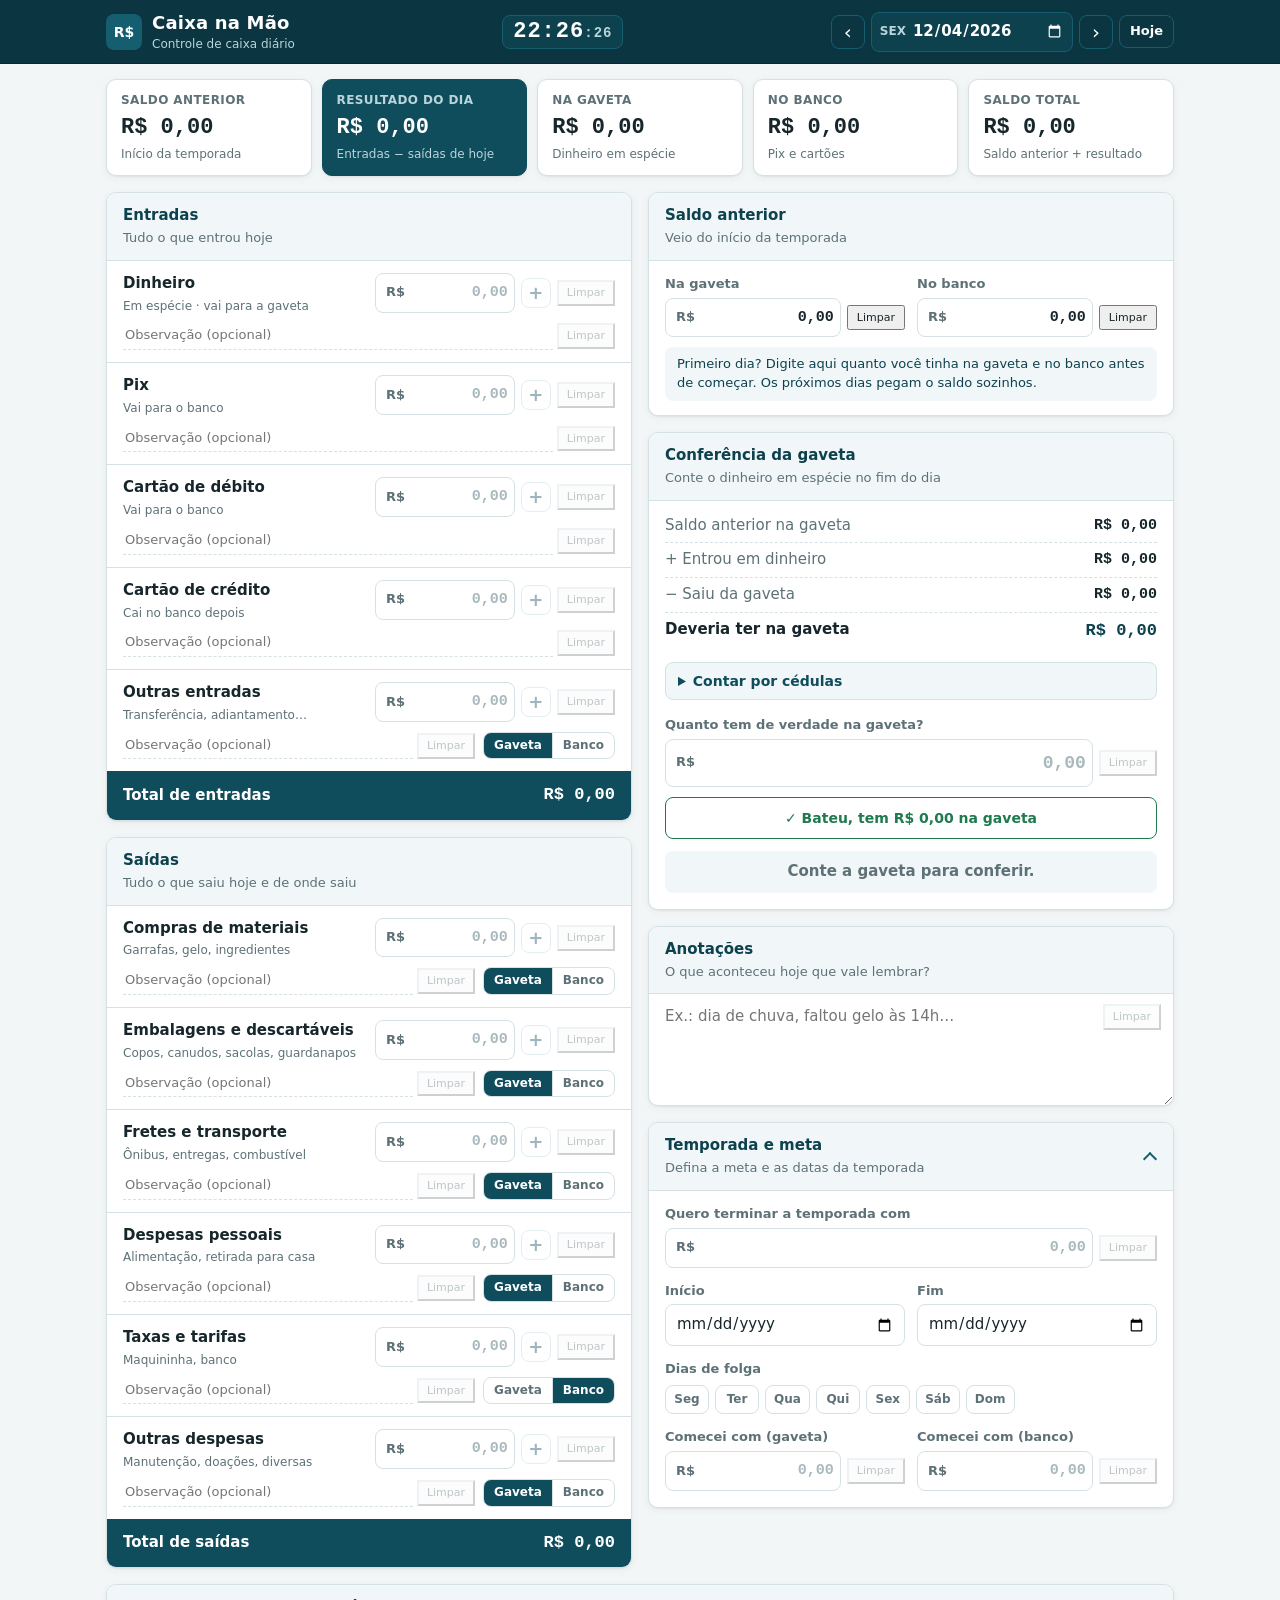
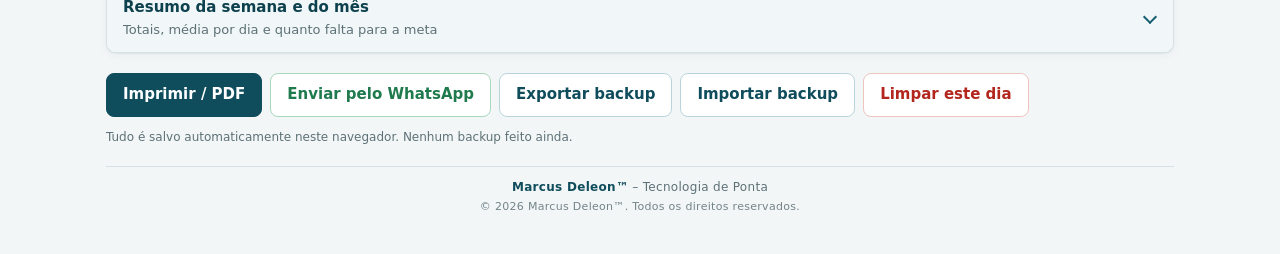
<file: index.html>
<!DOCTYPE html>
<!-- Caixa na Mão © 2026 Marcus Deleon™ – Tecnologia de Ponta. Todos os direitos reservados.
     Proibida a cópia, modificação ou distribuição sem autorização. Veja LICENSE. -->
<html lang="pt-BR">
<head>
  <meta charset="UTF-8" />
  <meta name="viewport" content="width=device-width, initial-scale=1" />
  <meta name="theme-color" content="#0b3540" />
  <meta name="author" content="Marcus Deleon™" />
  <meta name="copyright" content="© 2026 Marcus Deleon™. Todos os direitos reservados." />
  <meta name="description" content="Controle de caixa diário: entradas, saídas, conferência da gaveta e meta da temporada." />
  <title>Caixa na Mão</title>
  <link rel="manifest" href="manifest.webmanifest" />
  <link rel="icon" type="image/png" sizes="32x32" href="icones/favicon-32.png" />
  <link rel="apple-touch-icon" href="icones/apple-touch-icon.png" />
  <meta name="apple-mobile-web-app-capable" content="yes" />
  <meta name="mobile-web-app-capable" content="yes" />
  <meta name="apple-mobile-web-app-title" content="Caixa na Mão" />
  <meta name="apple-mobile-web-app-status-bar-style" content="default" />
  <link rel="stylesheet" href="css/estilo.css" />
</head>
<body>
  <header class="topo">
    <div class="topo-conteudo">
      <div class="marca">
        <span class="marca-simbolo" aria-hidden="true">R$</span>
        <div>
          <h1>Caixa na Mão</h1>
          <p>Controle de caixa diário</p>
        </div>
      </div>

      <time class="relogio" id="relogio" aria-label="Hora atual">--:--<span class="relogio-segundos">:--</span></time>

      <nav class="navegacao-data" aria-label="Escolher o dia">
        <button type="button" class="botao-icone" id="diaAnterior" aria-label="Dia anterior">‹</button>
        <label class="seletor-data">
          <span class="dia-semana" id="diaSemana"></span>
          <input type="date" id="data" aria-label="Data" />
        </label>
        <button type="button" class="botao-icone" id="diaSeguinte" aria-label="Dia seguinte">›</button>
        <button type="button" class="botao-texto" id="irParaHoje">Hoje</button>
      </nav>
    </div>
  </header>

  <main class="pagina">
    <p class="aviso-demo" id="avisoDemo" hidden>
      <span id="avisoDemoTexto">Demonstração com dados fictícios. Pode mexer à vontade: ao recarregar a página, tudo volta ao início.</span>
      <a href="./">Usar o app de verdade</a>
    </p>
    <p class="aviso-armazenamento" id="avisoArmazenamento" role="alert" hidden>
      Não foi possível salvar neste navegador (aba anônima ou sem espaço). Exporte um backup antes de fechar.
    </p>

    <div class="aviso-backup" id="avisoBackup" role="status" hidden>
      <span id="avisoBackupTexto"></span>
      <button type="button" class="botao-texto" id="backupAgora">Fazer backup agora</button>
    </div>

    <!-- Resumo do dia -->
    <section class="resumo" aria-label="Resumo do dia">
      <div class="indicador">
        <span class="indicador-rotulo">Saldo anterior</span>
        <strong class="indicador-valor" id="resAnterior">R$ 0,00</strong>
        <span class="indicador-nota" id="resAnteriorNota">Gaveta + banco</span>
      </div>
      <div class="indicador destaque">
        <span class="indicador-rotulo">Resultado do dia</span>
        <strong class="indicador-valor" id="resResultado">R$ 0,00</strong>
        <span class="indicador-nota">Entradas − saídas de hoje</span>
      </div>
      <div class="indicador">
        <span class="indicador-rotulo">Na gaveta</span>
        <strong class="indicador-valor" id="resGaveta">R$ 0,00</strong>
        <span class="indicador-nota">Dinheiro em espécie</span>
      </div>
      <div class="indicador">
        <span class="indicador-rotulo">No banco</span>
        <strong class="indicador-valor" id="resBanco">R$ 0,00</strong>
        <span class="indicador-nota">Pix e cartões</span>
      </div>
      <div class="indicador total">
        <span class="indicador-rotulo">Saldo total</span>
        <strong class="indicador-valor" id="resTotal">R$ 0,00</strong>
        <span class="indicador-nota">Saldo anterior + resultado</span>
      </div>
      <div class="meta-dia" id="metaDia" hidden>
        <div class="meta-cabecalho">
          <span>Meta do dia: <strong id="metaValor"></strong></span>
          <span id="metaPercentual"></span>
        </div>
        <div class="meta-barra" role="progressbar" aria-label="Progresso da meta do dia" aria-valuemin="0" aria-valuemax="100">
          <div class="meta-preenchida" id="metaBarra"></div>
        </div>
      </div>
    </section>

    <div class="colunas">
      <div class="coluna">
        <!-- Entradas -->
        <section class="cartao" aria-labelledby="tituloEntradas">
          <header class="cartao-cabecalho">
            <h2 id="tituloEntradas">Entradas</h2>
            <p>Tudo o que entrou hoje</p>
          </header>
          <div class="linhas" id="linhasEntradas"></div>
          <footer class="cartao-total">
            <span>Total de entradas</span>
            <strong id="totalEntradas">R$ 0,00</strong>
          </footer>
        </section>

        <!-- Saídas -->
        <section class="cartao" aria-labelledby="tituloSaidas">
          <header class="cartao-cabecalho">
            <h2 id="tituloSaidas">Saídas</h2>
            <p>Tudo o que saiu hoje e de onde saiu</p>
          </header>
          <div class="linhas" id="linhasSaidas"></div>
          <footer class="cartao-total">
            <span>Total de saídas</span>
            <strong id="totalSaidas">R$ 0,00</strong>
          </footer>
        </section>
      </div>

      <div class="coluna">
        <!-- Saldo anterior -->
        <section class="cartao" aria-labelledby="tituloAnterior">
          <header class="cartao-cabecalho">
            <h2 id="tituloAnterior">Saldo anterior</h2>
            <p id="origemAnterior">Dinheiro que ficou do dia anterior</p>
          </header>
          <div class="campo-duplo saldo-anterior">
            <div class="campo">
              <label for="anteriorGaveta">Na gaveta</label>
              <div class="valor-com-limpar">
                <div class="campo-valor">
                  <span>R$</span>
                  <input id="anteriorGaveta" data-campo="anterior.gaveta" inputmode="numeric" autocomplete="off" placeholder="0,00" />
                </div>
                <button type="button" class="limpar-campo" aria-label="Limpar saldo anterior na gaveta">Limpar</button>
              </div>
              <p class="erro-campo" hidden></p>
            </div>
            <div class="campo">
              <label for="anteriorBanco">No banco</label>
              <div class="valor-com-limpar">
                <div class="campo-valor">
                  <span>R$</span>
                  <input id="anteriorBanco" data-campo="anterior.banco" inputmode="numeric" autocomplete="off" placeholder="0,00" />
                </div>
                <button type="button" class="limpar-campo" aria-label="Limpar saldo anterior no banco">Limpar</button>
              </div>
              <p class="erro-campo" hidden></p>
            </div>
          </div>
          <p class="dica-anterior" id="dicaPrimeiroDia" hidden>
            Primeiro dia? Digite aqui quanto você tinha na gaveta e no banco antes de começar.
            Os próximos dias pegam o saldo sozinhos.
          </p>
          <div class="anterior-manual" id="avisoAnteriorManual" hidden>
            <span>Saldo anterior ajustado à mão.</span>
            <button type="button" class="botao-texto" id="usarAnteriorAutomatico">Voltar ao automático</button>
          </div>
        </section>

        <!-- Conferência da gaveta -->
        <section class="cartao" aria-labelledby="tituloConferencia">
          <header class="cartao-cabecalho">
            <h2 id="tituloConferencia">Conferência da gaveta</h2>
            <p>Conte o dinheiro em espécie no fim do dia</p>
          </header>

          <dl class="extrato">
            <div>
              <dt>Saldo anterior na gaveta</dt>
              <dd id="confAnterior">R$ 0,00</dd>
            </div>
            <div>
              <dt>+ Entrou em dinheiro</dt>
              <dd id="confEntrou">R$ 0,00</dd>
            </div>
            <div>
              <dt>− Saiu da gaveta</dt>
              <dd id="confSaiu">R$ 0,00</dd>
            </div>
            <div class="extrato-total">
              <dt>Deveria ter na gaveta</dt>
              <dd id="confEsperado">R$ 0,00</dd>
            </div>
          </dl>

          <details class="cedulas" id="painelCedulas">
            <summary>Contar por cédulas</summary>
            <div class="cedulas-grade" id="gradeCedulas"></div>
            <div class="cedulas-total">
              <span>Total das cédulas</span>
              <strong id="totalCedulas">R$ 0,00</strong>
            </div>
          </details>

          <div class="campo">
            <label for="contado">Quanto tem de verdade na gaveta?</label>
            <div class="valor-com-limpar">
              <div class="campo-valor grande">
                <span>R$</span>
                <input id="contado" data-campo="contado" inputmode="numeric" autocomplete="off" placeholder="0,00" />
              </div>
              <button type="button" class="limpar-campo" aria-label="Limpar valor">Limpar</button>
            </div>
            <p class="erro-campo" hidden></p>
          </div>

          <button type="button" class="botao-bateu" id="caixaBateu">✓ Bateu, conferi a gaveta</button>

          <div class="conferencia" id="conferencia" data-estado="nao-conferido">Conte a gaveta para conferir.</div>
        </section>

        <!-- Anotações -->
        <section class="cartao" id="cartaoAnotacoes" aria-labelledby="tituloAnotacoes">
          <header class="cartao-cabecalho">
            <h2 id="tituloAnotacoes">Anotações</h2>
            <p>O que aconteceu hoje que vale lembrar?</p>
          </header>
          <div class="anotacoes">
            <textarea id="anotacoes" rows="4" maxlength="2000" placeholder="Ex.: dia de chuva, faltou gelo às 14h…"></textarea>
            <button type="button" class="limpar-texto" data-limpa="anotacoes" aria-label="Limpar anotações">Limpar</button>
          </div>
        </section>

        <!-- Temporada -->
        <section class="cartao" id="cartaoTemporada" aria-labelledby="tituloTemporada">
          <details id="painelTemporada">
            <summary class="cartao-cabecalho">
              <h2 id="tituloTemporada">Temporada e meta</h2>
              <p id="resumoTemporada">Defina a meta e as datas da temporada</p>
            </summary>
            <div class="temporada">
              <div class="campo">
                <label for="metaTemporada">Quero terminar a temporada com</label>
                <div class="valor-com-limpar">
                  <div class="campo-valor">
                    <span>R$</span>
                    <input id="metaTemporada" data-campo="temporada.meta" inputmode="numeric" autocomplete="off" placeholder="0,00" />
                  </div>
                  <button type="button" class="limpar-campo" aria-label="Limpar valor">Limpar</button>
                </div>
                <p class="erro-campo" hidden></p>
              </div>
              <div class="campo-duplo">
                <div class="campo">
                  <label for="inicioTemporada">Início</label>
                  <input type="date" id="inicioTemporada" class="entrada-data" />
                </div>
                <div class="campo">
                  <label for="fimTemporada">Fim</label>
                  <input type="date" id="fimTemporada" class="entrada-data" />
                </div>
              </div>
              <fieldset class="folgas">
                <legend>Dias de folga</legend>
                <div id="listaFolgas"></div>
              </fieldset>
              <div class="campo-duplo">
                <div class="campo">
                  <label for="inicialGaveta">Comecei com (gaveta)</label>
                  <div class="valor-com-limpar">
                    <div class="campo-valor">
                      <span>R$</span>
                      <input id="inicialGaveta" data-campo="temporada.saldoInicial.gaveta" inputmode="numeric" autocomplete="off" placeholder="0,00" />
                    </div>
                    <button type="button" class="limpar-campo" aria-label="Limpar valor">Limpar</button>
                  </div>
                  <p class="erro-campo" hidden></p>
                </div>
                <div class="campo">
                  <label for="inicialBanco">Comecei com (banco)</label>
                  <div class="valor-com-limpar">
                    <div class="campo-valor">
                      <span>R$</span>
                      <input id="inicialBanco" data-campo="temporada.saldoInicial.banco" inputmode="numeric" autocomplete="off" placeholder="0,00" />
                    </div>
                    <button type="button" class="limpar-campo" aria-label="Limpar valor">Limpar</button>
                  </div>
                  <p class="erro-campo" hidden></p>
                </div>
              </div>
              <p class="calculo-meta" id="calculoMeta"></p>
            </div>
          </details>
        </section>
      </div>
    </div>

    <!-- Resumo da semana e do mês -->
    <section class="cartao" id="cartaoPeriodo" aria-labelledby="tituloPeriodo">
      <details id="painelPeriodo">
        <summary class="cartao-cabecalho">
          <h2 id="tituloPeriodo">Resumo da semana e do mês</h2>
          <p>Totais, média por dia e quanto falta para a meta</p>
        </summary>
        <div class="periodo">
          <div class="periodo-topo">
            <div class="alternador" role="radiogroup" aria-label="Período">
              <label><input type="radio" name="periodo" value="semana" checked /><span>Semana</span></label>
              <label><input type="radio" name="periodo" value="mes" /><span>Mês</span></label>
            </div>
            <strong class="periodo-nome" id="periodoNome"></strong>
          </div>

          <div class="periodo-numeros">
            <div><span>Entradas</span><strong id="perEntradas">R$ 0,00</strong></div>
            <div><span>Saídas</span><strong id="perSaidas">R$ 0,00</strong></div>
            <div class="destaque-periodo"><span>Resultado</span><strong id="perResultado">R$ 0,00</strong></div>
            <div><span>Dias registrados</span><strong id="perDias">0</strong></div>
            <div><span>Média por dia</span><strong id="perMedia">—</strong></div>
            <div><span>Melhor dia</span><strong id="perMelhor">—</strong></div>
          </div>

          <p class="periodo-vazio" id="periodoVazio" hidden>Nenhum dia registrado neste período.</p>
          <table class="periodo-dias" id="periodoTabela">
            <thead>
              <tr>
                <th scope="col">Dia</th>
                <th scope="col" class="col-extra">Entradas</th>
                <th scope="col" class="col-extra">Saídas</th>
                <th scope="col">Resultado</th>
                <th scope="col">Gaveta</th>
              </tr>
            </thead>
            <tbody id="periodoLinhas"></tbody>
          </table>
          <p class="periodo-dica">Toque num dia para abrir.</p>

          <p class="periodo-meta" id="periodoMeta" hidden></p>
        </div>
      </details>
    </section>

    <!-- Ações -->
    <section class="acoes" aria-label="Ações">
      <button type="button" class="botao primario" id="imprimir">Imprimir / PDF</button>
      <button type="button" class="botao whatsapp" id="enviarWhatsapp">Enviar pelo WhatsApp</button>
      <button type="button" class="botao" id="exportar">Exportar backup</button>
      <button type="button" class="botao" id="importar">Importar backup</button>
      <input type="file" id="arquivoBackup" accept=".json,application/json" hidden />
      <button type="button" class="botao perigo" id="limparDia">Limpar este dia</button>
    </section>
    <p class="rodape">
      <span id="estadoSalvo">Tudo é salvo automaticamente neste navegador.</span>
      <span id="ultimoBackup"></span>
    </p>
    <footer class="assinatura">
      <strong>Marcus Deleon™</strong> – Tecnologia de Ponta
      <small>© 2026 Marcus Deleon™. Todos os direitos reservados.</small>
    </footer>
  </main>

  <script src="js/dinheiro.js"></script>
  <script src="js/calculos.js"></script>
  <script src="js/armazenamento.js"></script>
  <script src="js/app.js"></script>
</body>
</html>
</file>
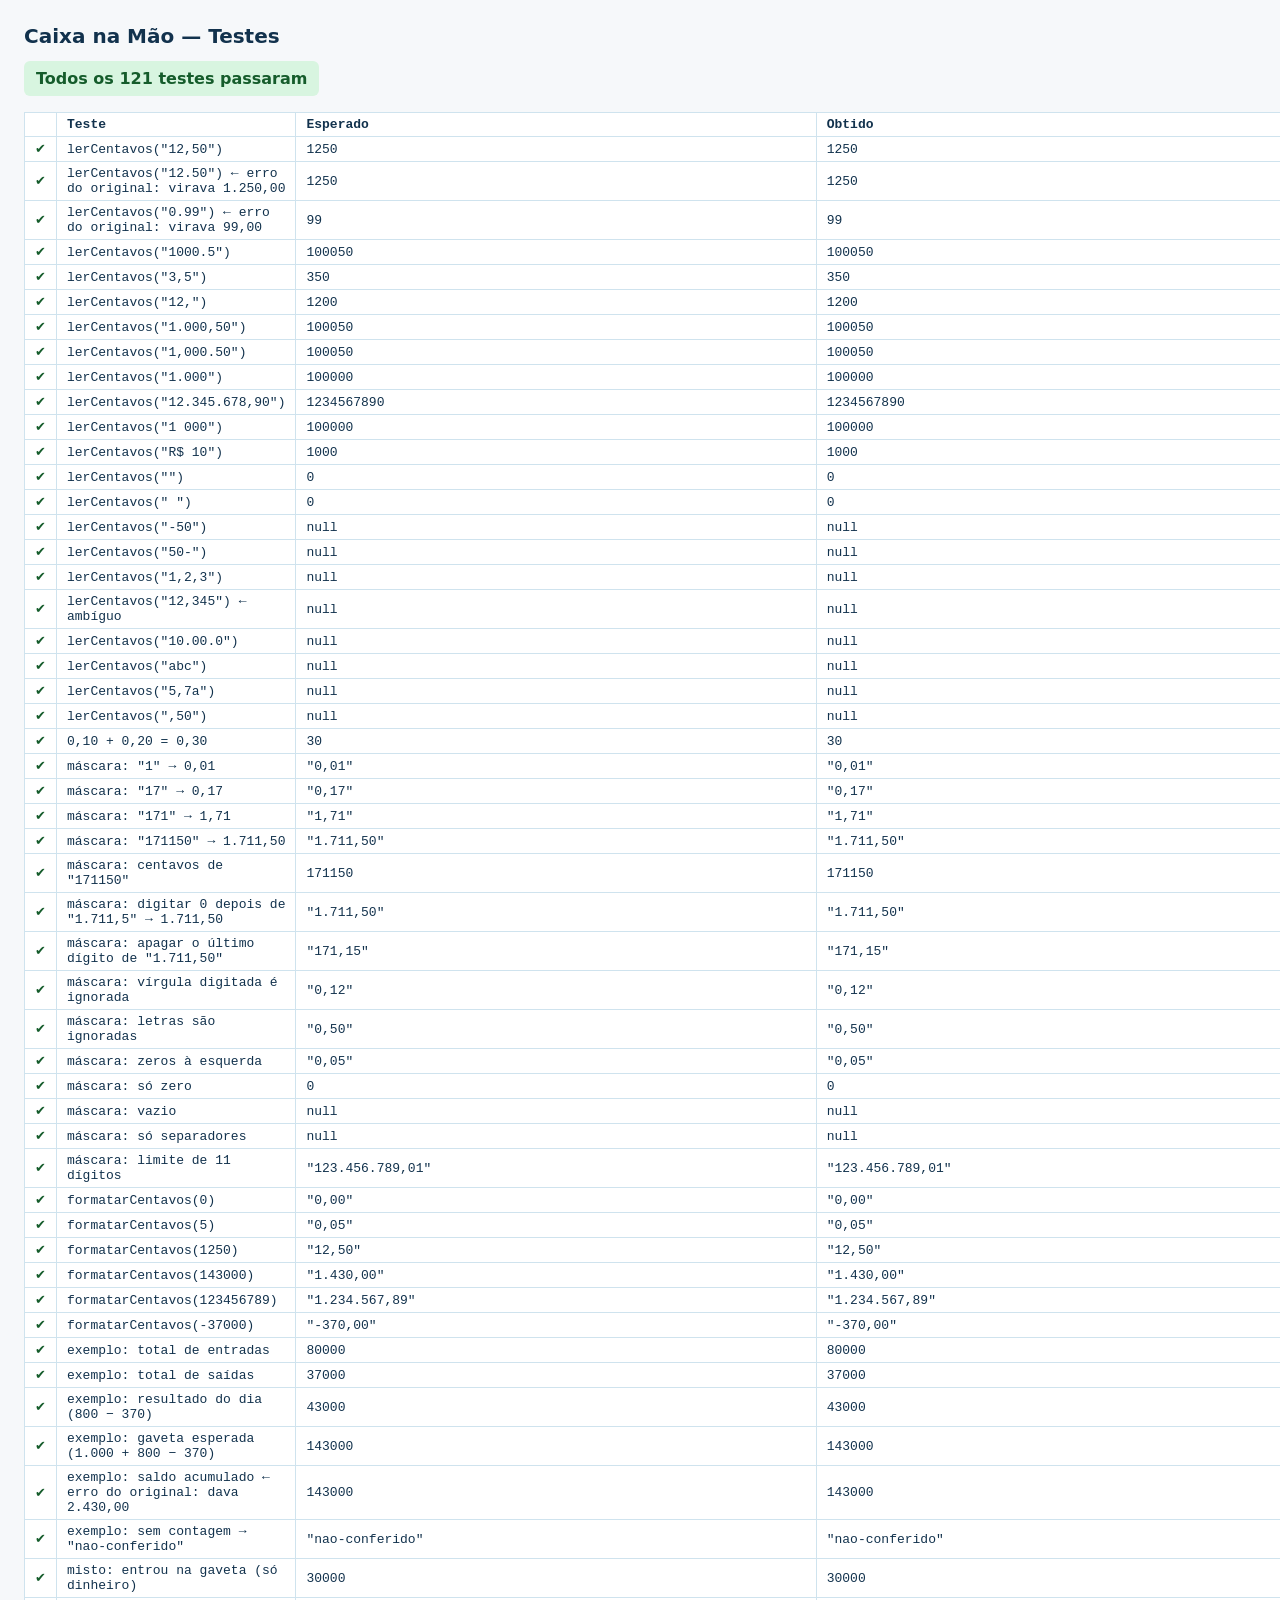
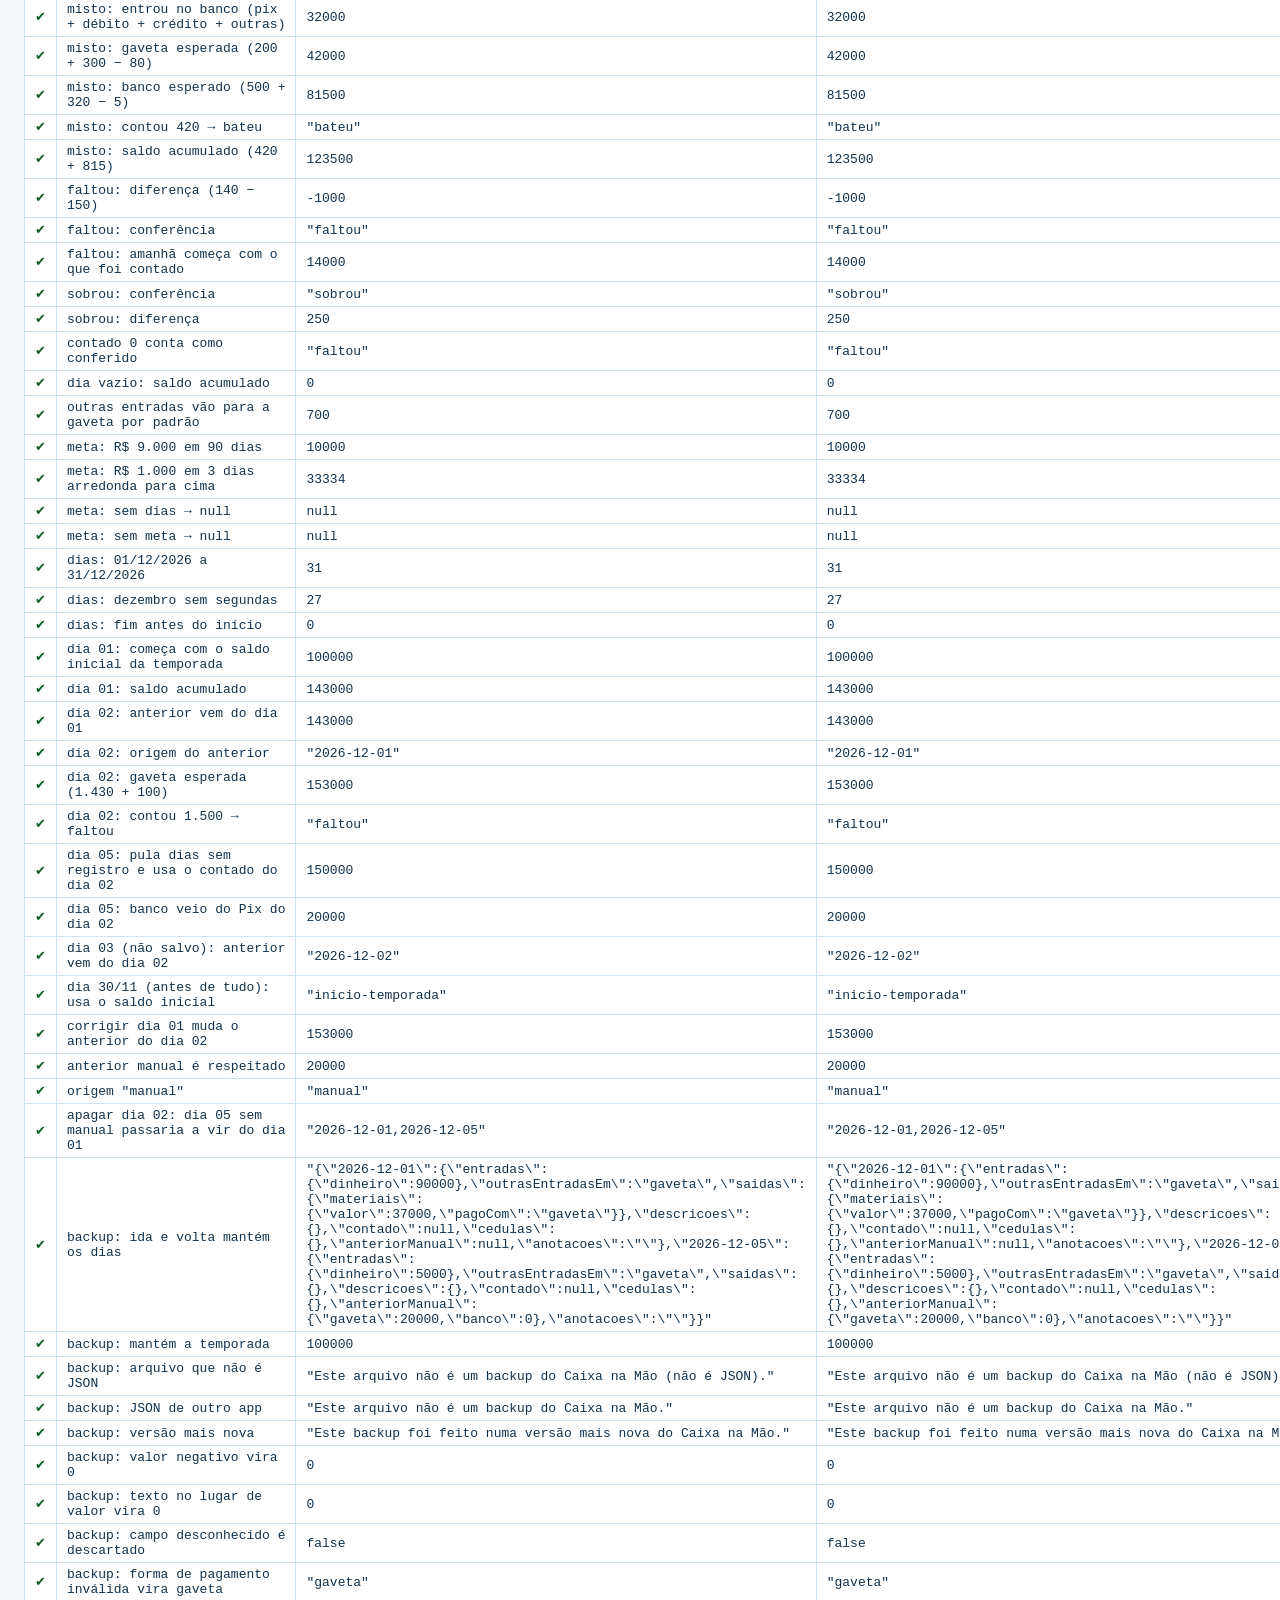
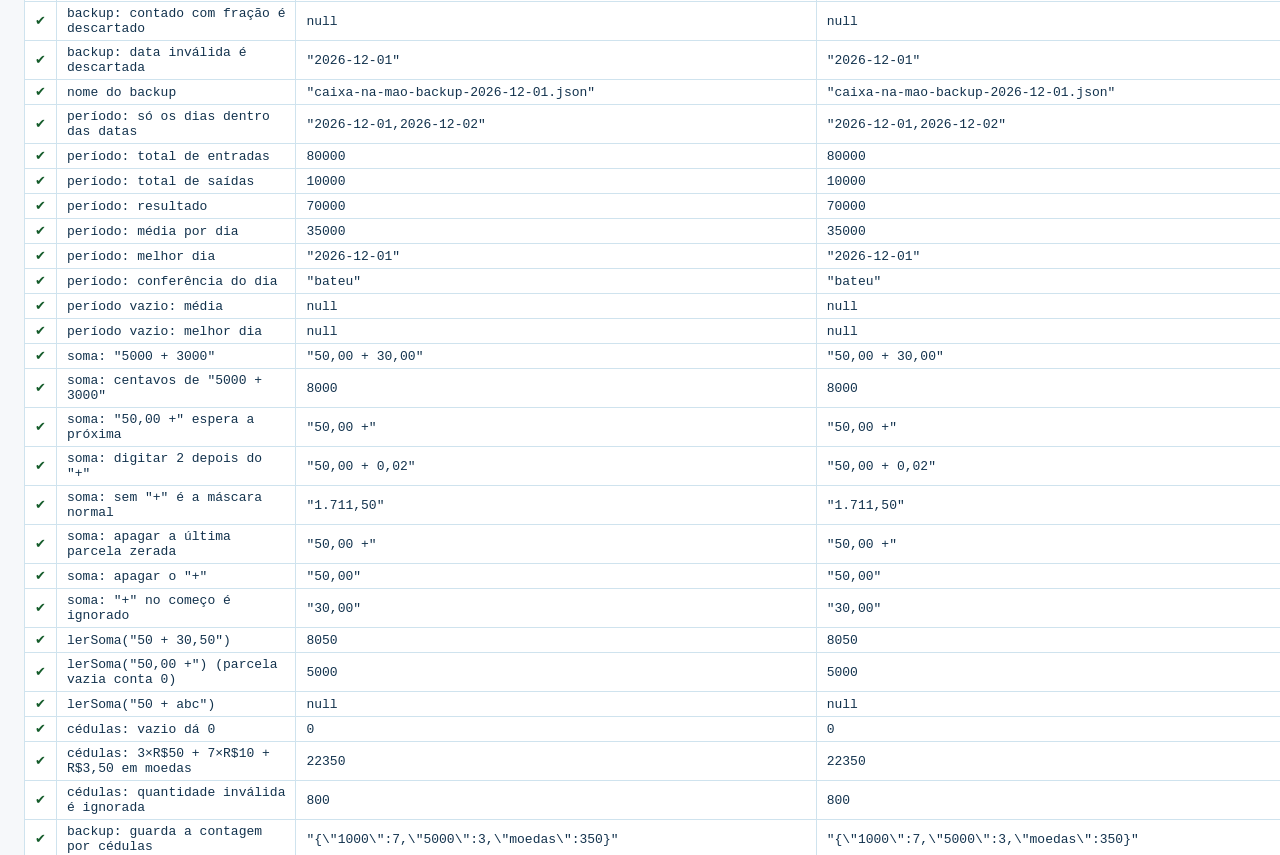
<file: testes/testes.html>
<!DOCTYPE html>
<html lang="pt-BR">
<head>
  <meta charset="UTF-8" />
  <meta name="viewport" content="width=device-width, initial-scale=1" />
  <title>Caixa na Mão — Testes</title>
  <style>
    body { font-family: system-ui, sans-serif; margin: 24px; background: #f6f8fa; color: #12324d; }
    h1 { font-size: 20px; }
    #resumo { font-weight: 800; padding: 8px 12px; border-radius: 6px; display: inline-block; }
    .ok-geral { background: #d8f5e0; color: #155c2b; }
    .falha-geral { background: #ffe3e3; color: #8a1010; }
    table { border-collapse: collapse; margin-top: 16px; background: #fff; }
    td, th { border: 1px solid #cfe3ee; padding: 4px 10px; text-align: left; font-family: ui-monospace, monospace; font-size: 13px; }
    .ok { color: #155c2b; }
    .falha { color: #8a1010; font-weight: 800; }
  </style>
</head>
<body>
  <h1>Caixa na Mão — Testes</h1>
  <div id="resumo"></div>
  <table>
    <thead><tr><th></th><th>Teste</th><th>Esperado</th><th>Obtido</th></tr></thead>
    <tbody id="resultados"></tbody>
  </table>

  <script src="../js/dinheiro.js"></script>
  <script src="../js/calculos.js"></script>
  <script src="../js/armazenamento.js"></script>
  <script>
    const resultados = [];
    const testar = (nome, obtido, esperado) => {
      resultados.push({ nome, obtido, esperado, ok: Object.is(obtido, esperado) });
    };

    // ---- lerCentavos: formatos aceitos ----
    testar('lerCentavos("12,50")', lerCentavos("12,50"), 1250);
    testar('lerCentavos("12.50")  ← erro do original: virava 1.250,00', lerCentavos("12.50"), 1250);
    testar('lerCentavos("0.99")   ← erro do original: virava 99,00', lerCentavos("0.99"), 99);
    testar('lerCentavos("1000.5")', lerCentavos("1000.5"), 100050);
    testar('lerCentavos("3,5")', lerCentavos("3,5"), 350);
    testar('lerCentavos("12,")', lerCentavos("12,"), 1200);
    testar('lerCentavos("1.000,50")', lerCentavos("1.000,50"), 100050);
    testar('lerCentavos("1,000.50")', lerCentavos("1,000.50"), 100050);
    testar('lerCentavos("1.000")', lerCentavos("1.000"), 100000);
    testar('lerCentavos("12.345.678,90")', lerCentavos("12.345.678,90"), 1234567890);
    testar('lerCentavos("1 000")', lerCentavos("1 000"), 100000);
    testar('lerCentavos("R$ 10")', lerCentavos("R$ 10"), 1000);
    testar('lerCentavos("")', lerCentavos(""), 0);
    testar('lerCentavos("   ")', lerCentavos("   "), 0);

    // ---- lerCentavos: formatos recusados (null = mostra aviso na tela) ----
    testar('lerCentavos("-50")', lerCentavos("-50"), null);
    testar('lerCentavos("50-")', lerCentavos("50-"), null);
    testar('lerCentavos("1,2,3")', lerCentavos("1,2,3"), null);
    testar('lerCentavos("12,345") ← ambíguo', lerCentavos("12,345"), null);
    testar('lerCentavos("10.00.0")', lerCentavos("10.00.0"), null);
    testar('lerCentavos("abc")', lerCentavos("abc"), null);
    testar('lerCentavos("5,7a")', lerCentavos("5,7a"), null);
    testar('lerCentavos(",50")', lerCentavos(",50"), null);

    // ---- Sem erro de ponto flutuante ----
    testar('0,10 + 0,20 = 0,30', lerCentavos("0,10") + lerCentavos("0,20"), lerCentavos("0,30"));

    // ---- mascararCentavos: vírgula flutuante ----
    testar('máscara: "1" → 0,01', mascararCentavos("1").texto, "0,01");
    testar('máscara: "17" → 0,17', mascararCentavos("17").texto, "0,17");
    testar('máscara: "171" → 1,71', mascararCentavos("171").texto, "1,71");
    testar('máscara: "171150" → 1.711,50', mascararCentavos("171150").texto, "1.711,50");
    testar('máscara: centavos de "171150"', mascararCentavos("171150").centavos, 171150);
    testar('máscara: digitar 0 depois de "1.711,5" → 1.711,50', mascararCentavos("1.711,50").texto, "1.711,50");
    testar('máscara: apagar o último dígito de "1.711,50"', mascararCentavos("1.711,5").texto, "171,15");
    testar('máscara: vírgula digitada é ignorada', mascararCentavos("12,").texto, "0,12");
    testar('máscara: letras são ignoradas', mascararCentavos("5a0").texto, "0,50");
    testar('máscara: zeros à esquerda', mascararCentavos("0,05").texto, "0,05");
    testar('máscara: só zero', mascararCentavos("0").centavos, 0);
    testar('máscara: vazio', mascararCentavos("").centavos, null);
    testar('máscara: só separadores', mascararCentavos(",.").centavos, null);
    testar('máscara: limite de 11 dígitos', mascararCentavos("1234567890123").texto, "123.456.789,01");

    // ---- formatarCentavos ----
    testar('formatarCentavos(0)', formatarCentavos(0), "0,00");
    testar('formatarCentavos(5)', formatarCentavos(5), "0,05");
    testar('formatarCentavos(1250)', formatarCentavos(1250), "12,50");
    testar('formatarCentavos(143000)', formatarCentavos(143000), "1.430,00");
    testar('formatarCentavos(123456789)', formatarCentavos(123456789), "1.234.567,89");
    testar('formatarCentavos(-37000)', formatarCentavos(-37000), "-370,00");

    // ---- calcularDia: o exemplo da tela do original, tudo em dinheiro ----
    const exemplo = calcularDia({
      anterior: { gaveta: 100000, banco: 0 },
      entradas: { dinheiro: 80000 },
      saidas: { materiais: { valor: 37000, pagoCom: "gaveta" } },
    });
    testar('exemplo: total de entradas', exemplo.totalEntradas, 80000);
    testar('exemplo: total de saídas', exemplo.totalSaidas, 37000);
    testar('exemplo: resultado do dia (800 − 370)', exemplo.resultadoDia, 43000);
    testar('exemplo: gaveta esperada (1.000 + 800 − 370)', exemplo.gavetaEsperada, 143000);
    testar('exemplo: saldo acumulado ← erro do original: dava 2.430,00', exemplo.saldoAcumulado, 143000);
    testar('exemplo: sem contagem → "nao-conferido"', exemplo.conferencia, "nao-conferido");

    // ---- calcularDia: Pix e cartão não entram na gaveta ----
    const misto = calcularDia({
      anterior: { gaveta: 20000, banco: 50000 },
      entradas: { dinheiro: 30000, pix: 15000, debito: 10000, credito: 5000, outras: 2000 },
      outrasEntradasEm: "banco",
      saidas: {
        materiais: { valor: 8000, pagoCom: "gaveta" },
        taxas: { valor: 500, pagoCom: "banco" },
      },
      contado: 42000,
    });
    testar('misto: entrou na gaveta (só dinheiro)', misto.entrouNaGaveta, 30000);
    testar('misto: entrou no banco (pix + débito + crédito + outras)', misto.entrouNoBanco, 32000);
    testar('misto: gaveta esperada (200 + 300 − 80)', misto.gavetaEsperada, 42000);
    testar('misto: banco esperado (500 + 320 − 5)', misto.bancoEsperado, 81500);
    testar('misto: contou 420 → bateu', misto.conferencia, "bateu");
    testar('misto: saldo acumulado (420 + 815)', misto.saldoAcumulado, 123500);

    // ---- calcularDia: sobra e falta na gaveta ----
    const faltou = calcularDia({ anterior: { gaveta: 10000 }, entradas: { dinheiro: 5000 }, contado: 14000 });
    testar('faltou: diferença (140 − 150)', faltou.diferenca, -1000);
    testar('faltou: conferência', faltou.conferencia, "faltou");
    testar('faltou: amanhã começa com o que foi contado', faltou.saldoFinal.gaveta, 14000);
    const sobrou = calcularDia({ anterior: { gaveta: 10000 }, contado: 10250 });
    testar('sobrou: conferência', sobrou.conferencia, "sobrou");
    testar('sobrou: diferença', sobrou.diferenca, 250);
    testar('contado 0 conta como conferido', calcularDia({ anterior: { gaveta: 500 }, contado: 0 }).conferencia, "faltou");

    // ---- calcularDia: dia vazio ----
    const vazio = calcularDia({});
    testar('dia vazio: saldo acumulado', vazio.saldoAcumulado, 0);
    testar('outras entradas vão para a gaveta por padrão', calcularDia({ entradas: { outras: 700 } }).entrouNaGaveta, 700);

    // ---- Meta diária ----
    testar('meta: R$ 9.000 em 90 dias', calcularMetaDiaria(900000, 90), 10000);
    testar('meta: R$ 1.000 em 3 dias arredonda para cima', calcularMetaDiaria(100000, 3), 33334);
    testar('meta: sem dias → null', calcularMetaDiaria(100000, 0), null);
    testar('meta: sem meta → null', calcularMetaDiaria(null, 30), null);
    testar('dias: 01/12/2026 a 31/12/2026', contarDiasDeTrabalho("2026-12-01", "2026-12-31"), 31);
    testar('dias: dezembro sem segundas', contarDiasDeTrabalho("2026-12-01", "2026-12-31", [1]), 27);
    testar('dias: fim antes do início', contarDiasDeTrabalho("2026-12-31", "2026-12-01"), 0);

    // ---- Armazenamento: saldo passa de um dia para o outro ----
    const dados = dadosVazios();
    dados.temporada.saldoInicial = { gaveta: 100000, banco: 0 };
    gravarDia(dados, "2026-12-01", { entradas: { dinheiro: 80000 }, saidas: { materiais: { valor: 37000, pagoCom: "gaveta" } } });
    gravarDia(dados, "2026-12-02", { entradas: { dinheiro: 10000, pix: 20000 }, contado: 150000 });
    gravarDia(dados, "2026-12-05", { entradas: { dinheiro: 5000 } });
    const temp = calcularTemporada(dados);
    testar('dia 01: começa com o saldo inicial da temporada', temp["2026-12-01"].anterior.gaveta, 100000);
    testar('dia 01: saldo acumulado', temp["2026-12-01"].resultado.saldoAcumulado, 143000);
    testar('dia 02: anterior vem do dia 01', temp["2026-12-02"].anterior.gaveta, 143000);
    testar('dia 02: origem do anterior', temp["2026-12-02"].origemAnterior, "2026-12-01");
    testar('dia 02: gaveta esperada (1.430 + 100)', temp["2026-12-02"].resultado.gavetaEsperada, 153000);
    testar('dia 02: contou 1.500 → faltou', temp["2026-12-02"].resultado.conferencia, "faltou");
    testar('dia 05: pula dias sem registro e usa o contado do dia 02', temp["2026-12-05"].anterior.gaveta, 150000);
    testar('dia 05: banco veio do Pix do dia 02', temp["2026-12-05"].anterior.banco, 20000);
    testar('dia 03 (não salvo): anterior vem do dia 02', saldoAnteriorDe(dados, "2026-12-03").origem, "2026-12-02");
    testar('dia 30/11 (antes de tudo): usa o saldo inicial', saldoAnteriorDe(dados, "2026-11-30").origem, "inicio-temporada");

    // Corrigir um dia antigo corrige os seguintes
    gravarDia(dados, "2026-12-01", { entradas: { dinheiro: 90000 }, saidas: { materiais: { valor: 37000, pagoCom: "gaveta" } } });
    testar('corrigir dia 01 muda o anterior do dia 02', calcularData(dados, "2026-12-02").anterior.gaveta, 153000);

    // Saldo anterior digitado à mão
    gravarDia(dados, "2026-12-05", { entradas: { dinheiro: 5000 }, anteriorManual: { gaveta: 20000, banco: 0 } });
    testar('anterior manual é respeitado', calcularData(dados, "2026-12-05").anterior.gaveta, 20000);
    testar('origem "manual"', calcularData(dados, "2026-12-05").origemAnterior, "manual");

    apagarDia(dados, "2026-12-02");
    testar('apagar dia 02: dia 05 sem manual passaria a vir do dia 01', datasSalvas(dados).join(","), "2026-12-01,2026-12-05");

    // ---- Backup ----
    const restaurado = lerBackup(gerarBackup(dados));
    testar('backup: ida e volta mantém os dias', JSON.stringify(restaurado.dias), JSON.stringify(dados.dias));
    testar('backup: mantém a temporada', restaurado.temporada.saldoInicial.gaveta, 100000);
    const erroDe = (txt) => { try { lerBackup(txt); return "aceitou"; } catch (e) { return e.message; } };
    testar('backup: arquivo que não é JSON', erroDe("oi"), "Este arquivo não é um backup do Caixa na Mão (não é JSON).");
    testar('backup: JSON de outro app', erroDe('{"a":1}'), "Este arquivo não é um backup do Caixa na Mão.");
    testar('backup: versão mais nova', erroDe('{"app":"caixa-na-mao","versao":99}'), "Este backup foi feito numa versão mais nova do Caixa na Mão.");
    const sujo = lerBackup(JSON.stringify({
      app: "caixa-na-mao", versao: 1,
      dias: {
        "2026-12-01": { entradas: { dinheiro: -500, pix: "abc", hack: 1 }, saidas: { taxas: { valor: 300, pagoCom: "xyz" } }, contado: 1.5 },
        "data-errada": { entradas: { dinheiro: 100 } },
      },
    }));
    testar('backup: valor negativo vira 0', sujo.dias["2026-12-01"].entradas.dinheiro, 0);
    testar('backup: texto no lugar de valor vira 0', sujo.dias["2026-12-01"].entradas.pix, 0);
    testar('backup: campo desconhecido é descartado', "hack" in sujo.dias["2026-12-01"].entradas, false);
    testar('backup: forma de pagamento inválida vira gaveta', sujo.dias["2026-12-01"].saidas.taxas.pagoCom, "gaveta");
    testar('backup: contado com fração é descartado', sujo.dias["2026-12-01"].contado, null);
    testar('backup: data inválida é descartada', Object.keys(sujo.dias).join(","), "2026-12-01");
    testar('nome do backup', nomeDoBackup(new Date(2026, 11, 1)), "caixa-na-mao-backup-2026-12-01.json");

    // ---- Resumo de período ----
    {
      const d = dadosVazios();
      d.temporada.saldoInicial = { gaveta: 10000, banco: 0 };
      gravarDia(d, "2026-12-01", { entradas: { dinheiro: 50000 }, saidas: { materiais: { valor: 10000, pagoCom: "gaveta" } }, contado: 50000 });
      gravarDia(d, "2026-12-02", { entradas: { pix: 30000 } });
      gravarDia(d, "2026-12-09", { entradas: { dinheiro: 99900 } });
      const p = resumirPeriodo(d, "2026-12-01", "2026-12-07");
      testar('período: só os dias dentro das datas', p.dias.map((x) => x.data).join(","), "2026-12-01,2026-12-02");
      testar('período: total de entradas', p.totalEntradas, 80000);
      testar('período: total de saídas', p.totalSaidas, 10000);
      testar('período: resultado', p.resultado, 70000);
      testar('período: média por dia', p.media, 35000);
      testar('período: melhor dia', p.melhor.data, "2026-12-01");
      testar('período: conferência do dia', p.dias[0].conferencia, "bateu");
      const vazio = resumirPeriodo(d, "2027-01-01", "2027-01-31");
      testar('período vazio: média', vazio.media, null);
      testar('período vazio: melhor dia', vazio.melhor, null);
    }

    // ---- Somar no campo ----
    testar('soma: "5000 + 3000"', mascararSoma("5000 + 3000").texto, "50,00 + 30,00");
    testar('soma: centavos de "5000 + 3000"', mascararSoma("5000 + 3000").centavos, 8000);
    testar('soma: "50,00 +" espera a próxima', mascararSoma("50,00 +").texto, "50,00 +");
    testar('soma: digitar 2 depois do "+"', mascararSoma("50,00 +2").texto, "50,00 + 0,02");
    testar('soma: sem "+" é a máscara normal', mascararSoma("171150").texto, "1.711,50");
    testar('soma: apagar a última parcela zerada', mascararSoma("50,00 + 0,0", true).texto, "50,00 +");
    testar('soma: apagar o "+"', mascararSoma("50,00 ", true).texto, "50,00");
    testar('soma: "+" no começo é ignorado', mascararSoma("+3000").texto, "30,00");
    testar('lerSoma("50 + 30,50")', lerSoma("50 + 30,50"), 8050);
    testar('lerSoma("50,00 +") (parcela vazia conta 0)', lerSoma("50,00 +"), 5000);
    testar('lerSoma("50 + abc")', lerSoma("50 + abc"), null);

    // ---- Contar por cédulas ----
    testar('cédulas: vazio dá 0', totalCedulas({}), 0);
    testar('cédulas: 3×R$50 + 7×R$10 + R$3,50 em moedas', totalCedulas({ 5000: 3, 1000: 7, moedas: 350 }), 22350);
    testar('cédulas: quantidade inválida é ignorada', totalCedulas({ 10000: -2, 2000: 1.5, 200: 4 }), 800);
    const comCedulas = lerBackup(JSON.stringify({
      app: "caixa-na-mao", versao: 1,
      dias: { "2026-12-01": { contado: 22350, cedulas: { 5000: 3, 1000: 7, moedas: 350, 300: 9, 2000: -1 } } },
    }));
    testar('backup: guarda a contagem por cédulas', JSON.stringify(comCedulas.dias["2026-12-01"].cedulas), '{"1000":7,"5000":3,"moedas":350}');
    testar('backup: dia antigo sem cédulas', JSON.stringify(sujo.dias["2026-12-01"].cedulas), "{}");

    // ---- Mostrar ----
    const corpo = document.getElementById("resultados");
    const fmt = (v) => v === null ? "null" : JSON.stringify(v);
    resultados.forEach((r) => {
      const tr = document.createElement("tr");
      tr.innerHTML = `<td class="${r.ok ? "ok" : "falha"}">${r.ok ? "✔" : "✘"}</td><td></td><td>${fmt(r.esperado)}</td><td>${fmt(r.obtido)}</td>`;
      tr.children[1].textContent = r.nome;
      corpo.appendChild(tr);
    });
    const falhas = resultados.filter((r) => !r.ok).length;
    const resumo = document.getElementById("resumo");
    resumo.textContent = falhas
      ? `${falhas} de ${resultados.length} testes falharam`
      : `Todos os ${resultados.length} testes passaram`;
    resumo.className = falhas ? "falha-geral" : "ok-geral";
    window.resultadoTestes = { total: resultados.length, falhas };
  </script>
</body>
</html>
</file>
<file: css/estilo.css>
/*! Caixa na Mão © 2026 Marcus Deleon™ – Tecnologia de Ponta. Todos os direitos reservados.
 *  Proibida a cópia, modificação ou distribuição sem autorização. Veja LICENSE. */

/* Caixa na Mão — estilo (azul petróleo, celular primeiro) */

:root {
  --petroleo-950: #082a33;
  --petroleo-900: #0b3540;
  --petroleo-800: #0d414e;
  --petroleo-700: #0f4c5c;
  --petroleo-600: #155e70;
  --petroleo-500: #1b6f80;
  --petroleo-200: #b9d5db;
  --petroleo-100: #e3eff1;
  --petroleo-50: #f1f7f8;

  --fundo: #f3f6f7;
  --superficie: #ffffff;
  --texto: #16262b;
  --texto-suave: #5d7177;
  --borda: #d5e1e4;

  --positivo: #1f7a4d;
  --positivo-fundo: #e3f4ea;
  --negativo: #b3261e;
  --negativo-fundo: #fbe9e7;
  --atencao: #8a5300;
  --atencao-fundo: #fdf1dc;

  --raio: 10px;
  --sombra: 0 1px 2px rgba(11, 53, 64, .06), 0 2px 8px rgba(11, 53, 64, .05);
  --fonte: system-ui, -apple-system, "Segoe UI", Roboto, "Helvetica Neue", Arial, sans-serif;
  --fonte-numeros: ui-monospace, "SF Mono", "Cascadia Mono", "Segoe UI Mono", Consolas, monospace;
}

* { box-sizing: border-box; }

html { -webkit-text-size-adjust: 100%; }

body {
  margin: 0;
  background: var(--fundo);
  color: var(--texto);
  font: 15px/1.45 var(--fonte);
}

button, input, textarea { font: inherit; color: inherit; }
button { cursor: pointer; }
[hidden] { display: none !important; }

:focus-visible {
  outline: 2px solid var(--petroleo-500);
  outline-offset: 2px;
}

/* ---------------------------------------------------------------- Topo */

.topo {
  background: var(--petroleo-900);
  color: #fff;
  position: sticky;
  top: 0;
  z-index: 10;
  box-shadow: 0 1px 0 var(--petroleo-950);
}

.topo-conteudo {
  max-width: 1100px;
  margin: 0 auto;
  padding: 10px 16px;
  display: flex;
  flex-wrap: wrap;
  align-items: center;
  justify-content: space-between;
  gap: 10px;
}

.marca { display: flex; align-items: center; gap: 10px; }
.marca h1 { margin: 0; font-size: 18px; font-weight: 700; letter-spacing: .2px; }
.marca p { margin: 0; font-size: 12px; color: var(--petroleo-200); }
.marca-simbolo {
  width: 36px;
  height: 36px;
  border-radius: 8px;
  background: var(--petroleo-600);
  display: grid;
  place-items: center;
  font-weight: 800;
  font-size: 14px;
}

.relogio {
  font-family: ui-monospace, "SF Mono", "Cascadia Mono", Consolas, monospace;
  font-variant-numeric: tabular-nums;
  font-size: 22px;
  font-weight: 700;
  letter-spacing: 1px;
  color: #fff;
  background: var(--petroleo-800);
  border: 1px solid var(--petroleo-600);
  border-radius: 8px;
  padding: 3px 10px;
  line-height: 1.2;
}
.relogio-segundos { font-size: 14px; color: var(--petroleo-200); }

.navegacao-data { display: flex; align-items: center; gap: 6px; }

.seletor-data {
  display: flex;
  align-items: center;
  gap: 6px;
  background: var(--petroleo-800);
  border: 1px solid var(--petroleo-600);
  border-radius: 8px;
  padding: 3px 8px;
}
.seletor-data input {
  background: transparent;
  border: none;
  color: #fff;
  color-scheme: dark;
  font-weight: 600;
  padding: 4px 0;
}
.dia-semana {
  font-size: 12px;
  font-weight: 700;
  text-transform: uppercase;
  color: var(--petroleo-200);
}

.botao-icone {
  width: 34px;
  height: 34px;
  border-radius: 8px;
  border: 1px solid var(--petroleo-600);
  background: transparent;
  color: #fff;
  font-size: 20px;
  line-height: 1;
}
.botao-icone:hover { background: var(--petroleo-800); }

.topo .botao-texto { color: #fff; border-color: var(--petroleo-600); }
.topo .botao-texto:hover { background: var(--petroleo-800); }

/* ---------------------------------------------------------------- Página */

.pagina {
  max-width: 1100px;
  margin: 0 auto;
  padding: 16px;
}

.aviso-armazenamento {
  margin: 0 0 16px;
  padding: 10px 14px;
  border-radius: var(--raio);
  background: var(--atencao-fundo);
  color: var(--atencao);
  font-weight: 600;
}

.aviso-demo {
  display: flex;
  flex-wrap: wrap;
  align-items: center;
  justify-content: space-between;
  gap: 8px 12px;
  margin: 0 0 16px;
  padding: 10px 14px;
  border-radius: var(--raio);
  background: var(--petroleo-100);
  color: var(--petroleo-800);
  font-weight: 600;
}
.aviso-demo[hidden] { display: none; }
.aviso-demo a { color: var(--petroleo-700); white-space: nowrap; }

.aviso-backup {
  display: flex;
  flex-wrap: wrap;
  align-items: center;
  justify-content: space-between;
  gap: 8px 12px;
  margin: 0 0 16px;
  padding: 10px 14px;
  border-radius: var(--raio);
  background: var(--atencao-fundo);
  color: var(--atencao);
  font-weight: 600;
}
.aviso-backup[hidden] { display: none; }
.aviso-backup .botao-texto { color: var(--atencao); border-color: var(--atencao); background: var(--superficie); }
.rodape .atrasado { color: var(--atencao); font-weight: 700; }

/* ---------------------------------------------------------------- Resumo */

.resumo {
  display: grid;
  grid-template-columns: repeat(2, 1fr);
  gap: 10px;
  margin-bottom: 16px;
}

.indicador {
  background: var(--superficie);
  border: 1px solid var(--borda);
  border-radius: var(--raio);
  padding: 12px 14px;
  display: flex;
  flex-direction: column;
  gap: 2px;
  box-shadow: var(--sombra);
  min-width: 0;
}
.indicador.destaque {
  background: var(--petroleo-700);
  border-color: var(--petroleo-700);
  color: #fff;
}
.indicador-rotulo {
  font-size: 12px;
  font-weight: 700;
  text-transform: uppercase;
  letter-spacing: .4px;
  color: var(--texto-suave);
}
.indicador-valor {
  font-family: var(--fonte-numeros);
  font-size: 20px;
  font-weight: 700;
  white-space: nowrap;
  overflow: hidden;
  text-overflow: ellipsis;
}
.indicador-nota { font-size: 12px; color: var(--texto-suave); }
.destaque .indicador-rotulo,
.destaque .indicador-nota { color: var(--petroleo-200); }
.indicador-valor.negativo { color: var(--negativo); }
.destaque .indicador-valor.negativo { color: #ffb4ab; }

.meta-dia {
  grid-column: 1 / -1;
  background: var(--superficie);
  border: 1px solid var(--borda);
  border-radius: var(--raio);
  padding: 10px 14px 12px;
  box-shadow: var(--sombra);
}
.meta-cabecalho {
  display: flex;
  justify-content: space-between;
  font-size: 13px;
  color: var(--texto-suave);
  margin-bottom: 6px;
}
.meta-cabecalho strong { color: var(--texto); font-family: var(--fonte-numeros); }
.meta-barra {
  height: 8px;
  border-radius: 99px;
  background: var(--petroleo-100);
  overflow: hidden;
}
.meta-preenchida {
  height: 100%;
  width: 0;
  background: var(--petroleo-500);
  border-radius: 99px;
  transition: width .2s ease;
}
.meta-dia.alcancada .meta-preenchida { background: var(--positivo); }

/* ---------------------------------------------------------------- Cartões */

.colunas { display: grid; gap: 16px; }
.coluna { display: grid; gap: 16px; align-content: start; min-width: 0; }

.cartao {
  background: var(--superficie);
  border: 1px solid var(--borda);
  border-radius: var(--raio);
  box-shadow: var(--sombra);
  overflow: hidden;
}

.cartao-cabecalho {
  padding: 12px 16px;
  border-bottom: 1px solid var(--borda);
  background: var(--petroleo-50);
}
.cartao-cabecalho h2 { margin: 0; font-size: 15px; color: var(--petroleo-800); }
.cartao-cabecalho p { margin: 2px 0 0; font-size: 13px; color: var(--texto-suave); }

details > summary.cartao-cabecalho {
  list-style: none;
  cursor: pointer;
  position: relative;
  padding-right: 40px;
}
details > summary.cartao-cabecalho::-webkit-details-marker { display: none; }
details > summary.cartao-cabecalho::after {
  content: "";
  position: absolute;
  right: 18px;
  top: 50%;
  width: 8px;
  height: 8px;
  border-right: 2px solid var(--petroleo-600);
  border-bottom: 2px solid var(--petroleo-600);
  transform: translateY(-70%) rotate(45deg);
  transition: transform .15s;
}
details[open] > summary.cartao-cabecalho::after { transform: translateY(-30%) rotate(-135deg); }
details:not([open]) > summary.cartao-cabecalho { border-bottom: none; }

.cartao-total {
  display: flex;
  justify-content: space-between;
  align-items: center;
  padding: 12px 16px;
  background: var(--petroleo-700);
  color: #fff;
  font-weight: 600;
}
.cartao-total strong { font-family: var(--fonte-numeros); font-size: 17px; }

/* ---------------------------------------------------------------- Linhas de entrada/saída */

.linha {
  display: grid;
  grid-template-columns: 1fr auto;
  gap: 6px 12px;
  padding: 12px 16px;
  border-bottom: 1px solid var(--borda);
}
.linha:last-child { border-bottom: none; }

.linha-rotulo { min-width: 0; }
.linha-rotulo label { font-weight: 650; display: block; }
.linha-rotulo small { color: var(--texto-suave); font-size: 12px; }

.linha .valor-com-limpar { align-self: start; width: 240px; }
.linha .erro-campo { grid-column: 1 / -1; }

.linha-extra {
  grid-column: 1 / -1;
  display: flex;
  flex-wrap: wrap;
  align-items: center;
  gap: 8px;
}
.descricao {
  flex: 1 1 160px;
  min-width: 0;
  border: none;
  border-bottom: 1px dashed var(--borda);
  background: transparent;
  padding: 4px 2px;
  font-size: 13px;
}
.descricao:focus { outline: none; border-bottom-color: var(--petroleo-500); }

/* Seletor Gaveta | Banco */
.alternador {
  display: inline-flex;
  border: 1px solid var(--borda);
  border-radius: 8px;
  overflow: hidden;
  font-size: 12px;
  flex: none;
}
.alternador label { position: relative; }
.alternador input {
  position: absolute;
  opacity: 0;
  pointer-events: none;
}
.alternador span {
  display: block;
  padding: 4px 10px;
  color: var(--texto-suave);
  font-weight: 600;
  cursor: pointer;
}
.alternador label + label span { border-left: 1px solid var(--borda); }
.alternador input:checked + span { background: var(--petroleo-700); color: #fff; }
.alternador input:focus-visible + span { outline: 2px solid var(--petroleo-500); outline-offset: -2px; }

/* ---------------------------------------------------------------- Campos */

.campo { display: grid; gap: 4px; }
.campo label { font-size: 13px; font-weight: 600; color: var(--texto-suave); }

.campo-valor {
  display: flex;
  align-items: center;
  gap: 4px;
  border: 1px solid var(--borda);
  border-radius: 8px;
  background: var(--superficie);
  padding: 0 4px 0 10px;
  min-width: 0;
  transition: border-color .15s, box-shadow .15s;
}
.campo-valor:focus-within {
  border-color: var(--petroleo-500);
  box-shadow: 0 0 0 3px var(--petroleo-100);
}
.campo-valor > span { color: var(--texto-suave); font-size: 13px; font-weight: 600; }
.campo-valor input {
  width: 110px;
  min-width: 0;
  flex: 1;
  border: none;
  background: transparent;
  text-align: right;
  font-family: var(--fonte-numeros);
  font-weight: 600;
  padding: 8px 2px;
}
.campo-valor input:focus { outline: none; }
.campo-valor input::placeholder { color: #a9b9bd; }
.campo-valor.grande input { font-size: 18px; padding: 10px 2px; }

.campo-valor.invalido {
  border-color: var(--negativo);
  background: var(--negativo-fundo);
}
.campo-valor.invalido:focus-within { box-shadow: 0 0 0 3px #f6cfca; }

.valor-com-limpar {
  display: flex;
  align-items: center;
  gap: 6px;
  min-width: 0;
}
.valor-com-limpar .campo-valor { flex: 1; }

.limpar-campo, .limpar-texto { padding: 3px 8px; font-size: 11px; }
.somar-campo {
  flex: none;
  width: 30px;
  height: 30px;
  padding: 0;
  border: 1px solid var(--petroleo-200);
  border-radius: 8px;
  background: var(--superficie);
  color: var(--petroleo-700);
  font-size: 18px;
  font-weight: 700;
  line-height: 1;
}
.somar-campo:hover:not(:disabled) { background: var(--petroleo-50); }
.somar-campo:disabled { opacity: .4; cursor: default; }
.limpar-campo:hover:not(:disabled), .limpar-texto:hover:not(:disabled) { background: var(--negativo-fundo); }
.limpar-campo:disabled, .limpar-texto:disabled { opacity: .4; cursor: default; border-color: var(--borda); color: var(--texto-suave); }

/* Observações e anotações com botão Limpar */
.texto-com-limpar {
  flex: 1 1 160px;
  min-width: 0;
  display: flex;
  align-items: center;
  gap: 4px;
}
.texto-com-limpar .descricao { flex: 1; }
/* Mesmo visual do "Limpar" dos valores; largura automática para o texto caber. */
.limpar-texto { flex: none; }
.anotacoes { position: relative; }
.anotacoes textarea { padding-right: 84px; }
.anotacoes .limpar-texto { position: absolute; top: 10px; right: 12px; }

/* Saldo anterior */
.saldo-anterior { padding: 14px 16px 16px; }
.anterior-manual {
  display: flex;
  flex-wrap: wrap;
  align-items: center;
  justify-content: space-between;
  gap: 8px;
  margin: 0 16px 16px;
  padding: 8px 12px;
  border-radius: 8px;
  background: var(--atencao-fundo);
  color: var(--atencao);
  font-size: 13px;
  font-weight: 600;
}

.erro-campo {
  margin: 0;
  font-size: 12px;
  font-weight: 600;
  color: var(--negativo);
}

.campo-duplo { display: grid; grid-template-columns: 1fr 1fr; gap: 12px; }

.entrada-data {
  border: 1px solid var(--borda);
  border-radius: 8px;
  padding: 8px 10px;
  background: var(--superficie);
  min-width: 0;
  width: 100%;
}

textarea {
  display: block;
  width: 100%;
  border: none;
  padding: 12px 16px;
  resize: vertical;
  min-height: 96px;
  background: transparent;
}
textarea:focus { outline: none; background: var(--petroleo-50); }

/* ---------------------------------------------------------------- Conferência */

.extrato { margin: 0; padding: 8px 16px; }
.extrato > div {
  display: flex;
  justify-content: space-between;
  gap: 12px;
  padding: 6px 0;
  border-bottom: 1px dashed var(--borda);
}
.extrato dt { color: var(--texto-suave); }
.extrato dt small { display: block; font-size: 11px; }
.extrato dd { margin: 0; font-family: var(--fonte-numeros); font-weight: 600; white-space: nowrap; }
.extrato .extrato-total { border-bottom: none; }
.extrato .extrato-total dt { color: var(--texto); font-weight: 700; }
.extrato .extrato-total dd { font-size: 17px; color: var(--petroleo-800); }

.cartao > .campo { padding: 4px 16px 0; }

/* Contar a gaveta por cédulas */
.cedulas {
  margin: 4px 16px 12px;
  border: 1px solid var(--borda);
  border-radius: 8px;
  background: var(--petroleo-50);
}
.cedulas summary {
  padding: 8px 12px;
  font-weight: 700;
  font-size: 14px;
  color: var(--petroleo-700);
  cursor: pointer;
}
.cedulas[open] summary { border-bottom: 1px solid var(--borda); }
.cedulas-grade {
  display: grid;
  grid-template-columns: auto 72px 1fr;
  align-items: center;
  gap: 6px 10px;
  padding: 10px 12px;
}
.cedula-rotulo { font-weight: 600; font-family: var(--fonte-numeros); white-space: nowrap; }
.cedula-qtd {
  width: 72px;
  padding: 6px 8px;
  border: 1px solid var(--borda);
  border-radius: 8px;
  background: var(--superficie);
  font-family: var(--fonte-numeros);
  font-size: 15px;
  text-align: right;
}
.cedula-qtd:focus { outline: 2px solid var(--petroleo-500); outline-offset: -1px; }
.cedula-subtotal { text-align: right; font-family: var(--fonte-numeros); color: var(--texto-suave); white-space: nowrap; }
.cedula-subtotal.preenchido { color: var(--texto); font-weight: 600; }
.cedulas-grade .moedas { grid-column: 2 / -1; }
.cedulas-total {
  display: flex;
  justify-content: space-between;
  gap: 12px;
  padding: 8px 12px;
  border-top: 1px solid var(--borda);
  font-weight: 700;
}
.cedulas-total strong { font-family: var(--fonte-numeros); color: var(--petroleo-800); }

.dica-anterior {
  margin: -6px 16px 14px;
  padding: 8px 12px;
  border-radius: 8px;
  background: var(--petroleo-50);
  color: var(--petroleo-800);
  font-size: 13px;
}

.botao-bateu {
  display: block;
  width: calc(100% - 32px);
  margin: 10px 16px 0;
  padding: 10px 12px;
  border-radius: 8px;
  border: 1px solid var(--positivo);
  background: var(--superficie);
  color: var(--positivo);
  font-weight: 700;
  font-size: 14px;
}
.botao-bateu:hover { background: var(--positivo-fundo); }
.botao-bateu[hidden] { display: none; }

.conferencia {
  margin: 12px 16px 16px;
  padding: 10px 12px;
  border-radius: 8px;
  font-weight: 700;
  text-align: center;
  background: var(--petroleo-50);
  color: var(--texto-suave);
}
.conferencia[data-estado="bateu"] { background: var(--positivo-fundo); color: var(--positivo); }
.conferencia[data-estado="sobrou"] { background: var(--atencao-fundo); color: var(--atencao); }
.conferencia[data-estado="faltou"] { background: var(--negativo-fundo); color: var(--negativo); }

.ajuste-anterior {
  border-top: 1px solid var(--borda);
  padding: 10px 16px 14px;
}
.ajuste-anterior summary {
  cursor: pointer;
  font-size: 13px;
  font-weight: 600;
  color: var(--petroleo-600);
}
.ajuste-anterior .campo-duplo { margin: 8px 0 10px; }

.dica { margin: 6px 0 0; font-size: 12px; color: var(--texto-suave); }

/* ---------------------------------------------------------------- Temporada */

.temporada { display: grid; gap: 14px; padding: 14px 16px 16px; }

.folgas { border: none; margin: 0; padding: 0; }
.folgas legend { font-size: 13px; font-weight: 600; color: var(--texto-suave); padding: 0; margin-bottom: 6px; }
#listaFolgas { display: flex; flex-wrap: wrap; gap: 6px; }
.folga { position: relative; }
.folga input { position: absolute; opacity: 0; pointer-events: none; }
.folga span {
  display: block;
  min-width: 44px;
  text-align: center;
  padding: 5px 8px;
  border: 1px solid var(--borda);
  border-radius: 8px;
  font-size: 12px;
  font-weight: 700;
  color: var(--texto-suave);
  cursor: pointer;
}
.folga input:checked + span { background: var(--petroleo-700); border-color: var(--petroleo-700); color: #fff; }
.folga input:focus-visible + span { outline: 2px solid var(--petroleo-500); outline-offset: 2px; }

.calculo-meta {
  margin: 0;
  padding: 10px 12px;
  border-radius: 8px;
  background: var(--petroleo-50);
  font-size: 13px;
  color: var(--petroleo-800);
}
.calculo-meta:empty { display: none; }

/* ---------------------------------------------------------------- Botões */

.botao, .botao-texto {
  border-radius: 8px;
  font-weight: 600;
  white-space: nowrap;
}
.botao {
  padding: 10px 16px;
  border: 1px solid var(--petroleo-200);
  background: var(--superficie);
  color: var(--petroleo-700);
}
.botao:hover { background: var(--petroleo-50); }
.botao.primario { background: var(--petroleo-700); border-color: var(--petroleo-700); color: #fff; }
.botao.primario:hover { background: var(--petroleo-600); }
.botao.whatsapp { color: var(--positivo); border-color: #a9d8bd; }
.botao.whatsapp:hover { background: var(--positivo-fundo); }
.botao.perigo { color: var(--negativo); border-color: #eec4bf; }
.botao.perigo:hover { background: var(--negativo-fundo); }

.botao-texto {
  padding: 6px 10px;
  border: 1px solid var(--petroleo-200);
  background: transparent;
  color: var(--petroleo-600);
  font-size: 13px;
}
.botao-texto:hover { background: var(--petroleo-50); }

/* Resumo da semana e do mês */
#cartaoPeriodo { margin-top: 16px; }
.periodo { padding: 12px 16px 16px; display: grid; gap: 12px; }
.periodo-topo { display: flex; flex-wrap: wrap; align-items: center; justify-content: space-between; gap: 8px; }
.periodo-nome { color: var(--petroleo-800); }
.periodo-numeros {
  display: grid;
  grid-template-columns: repeat(3, 1fr);
  gap: 8px;
}
.periodo-numeros > div {
  display: grid;
  gap: 2px;
  padding: 8px 10px;
  border: 1px solid var(--borda);
  border-radius: 8px;
  background: var(--petroleo-50);
}
.periodo-numeros span { font-size: 12px; color: var(--texto-suave); }
.periodo-numeros strong { font-family: var(--fonte-numeros); font-size: 15px; white-space: nowrap; }
.periodo-numeros .destaque-periodo { background: var(--petroleo-700); border-color: var(--petroleo-700); }
.periodo-numeros .destaque-periodo span { color: var(--petroleo-200); }
.periodo-numeros .destaque-periodo strong { color: #fff; }
.periodo-numeros .negativo { color: var(--negativo); }
.periodo-numeros .destaque-periodo .negativo { color: #ffb4ab; }

.periodo-vazio, .periodo-dica { margin: 0; font-size: 13px; color: var(--texto-suave); }
.periodo-dias { width: 100%; border-collapse: collapse; font-size: 14px; }
.periodo-dias th {
  text-align: right;
  font-size: 12px;
  font-weight: 600;
  color: var(--texto-suave);
  padding: 4px 6px;
  border-bottom: 1px solid var(--borda);
}
.periodo-dias th:first-child, .periodo-dias td:first-child { text-align: left; }
.periodo-dias td {
  text-align: right;
  padding: 6px;
  border-bottom: 1px dashed var(--borda);
  font-family: var(--fonte-numeros);
  white-space: nowrap;
}
.periodo-dias td:first-child { font-family: var(--fonte); font-weight: 600; }
.periodo-dias tbody tr { cursor: pointer; }
.periodo-dias tbody tr:hover { background: var(--petroleo-50); }
.periodo-dias tbody tr.atual { background: var(--petroleo-100); }
.periodo-dias .resultado-celula { position: relative; min-width: 110px; }
.periodo-dias .barra {
  position: absolute;
  right: 0;
  top: 4px;
  bottom: 4px;
  border-radius: 4px;
  background: var(--positivo-fundo);
  z-index: 0;
}
.periodo-dias .barra.negativa { background: var(--negativo-fundo); }
.periodo-dias .resultado-celula span { position: relative; z-index: 1; }
.periodo-dias .negativo { color: var(--negativo); }
.gaveta-bateu { color: var(--positivo); font-weight: 700; }
.gaveta-sobrou { color: var(--atencao); }
.gaveta-faltou { color: var(--negativo); }
.gaveta-nao { color: var(--texto-suave); }

.periodo-meta {
  margin: 0;
  padding: 10px 12px;
  border-radius: 8px;
  background: var(--petroleo-50);
  color: var(--petroleo-800);
  font-size: 14px;
}
.periodo-meta.alcancada { background: var(--positivo-fundo); color: var(--positivo); font-weight: 700; }

@media (max-width: 520px) {
  .periodo-numeros { grid-template-columns: repeat(2, 1fr); }
  .periodo-dias .col-extra { display: none; }
}

.acoes {
  display: flex;
  flex-wrap: wrap;
  gap: 8px;
  margin-top: 20px;
}

.rodape {
  margin: 12px 0 0;
  font-size: 12px;
  color: var(--texto-suave);
}

.assinatura {
  margin: 20px 0 24px;
  padding-top: 12px;
  border-top: 1px solid var(--borda);
  text-align: center;
  font-size: 12px;
  letter-spacing: .3px;
  color: var(--texto-suave);
}
.assinatura strong { color: var(--petroleo-700); }
.assinatura small { display: block; margin-top: 2px; font-size: 11px; opacity: .85; }

/* ---------------------------------------------------------------- Telas maiores */

.indicador.total { grid-column: 1 / -1; }

@media (min-width: 640px) {
  .resumo { grid-template-columns: repeat(5, 1fr); }
  .indicador.total { grid-column: auto; }
  .indicador-valor { font-size: 22px; }
}

@media (min-width: 900px) {
  .colunas { grid-template-columns: 1fr 1fr; align-items: start; }
}

/* Celular: relógio embaixo do nome, no lugar do subtítulo */
@media (max-width: 640px) {
  .topo-conteudo {
    display: grid;
    grid-template-columns: auto 1fr;
    grid-template-areas:
      "simbolo titulo"
      "simbolo relogio"
      "datas   datas";
    column-gap: 10px;
    row-gap: 0;
  }
  .marca { display: contents; }
  .marca-simbolo { grid-area: simbolo; align-self: center; }
  .marca > div { grid-area: titulo; align-self: end; }
  .marca p { display: none; }
  .relogio {
    grid-area: relogio;
    justify-self: start;
    align-self: start;
    font-size: 16px;
    padding: 0;
    background: none;
    border: none;
  }
  .relogio-segundos { font-size: 12px; }
  .navegacao-data { grid-area: datas; margin-top: 8px; }
}

@media (max-width: 420px) {
  .navegacao-data { width: 100%; }
  .seletor-data { flex: 1; justify-content: center; }
  .campo-duplo { grid-template-columns: 1fr; }
  .linha { grid-template-columns: 1fr; }
  .linha .valor-com-limpar { width: 100%; }
}

/* ---------------------------------------------------------------- Impressão */

@media print {
  @page { size: A4; margin: 10mm; }

  body { background: #fff; font-size: 10.5px; line-height: 1.3; }
  .topo, .cartao-total, .cartao-cabecalho, .indicador.destaque, .conferencia, .alternador input:checked + span {
    -webkit-print-color-adjust: exact;
    print-color-adjust: exact;
  }

  /* Só o que interessa no papel */
  .botao-icone, #irParaHoje, .relogio, .botao-bateu, .cedulas, .acoes, .rodape, .limpar-campo, .limpar-texto, .somar-campo,
  .anterior-manual, .dica-anterior, .aviso-armazenamento, .aviso-backup, .aviso-demo, .erro-campo,
  #cartaoTemporada, #cartaoPeriodo, .linha.vazia, .texto-com-limpar.vazio,
  .linha-rotulo small, .alternador input:not(:checked) + span { display: none !important; }
  #cartaoAnotacoes.vazio { display: none; }

  /* Topo */
  .topo { position: static; box-shadow: none; }
  .topo-conteudo { padding: 6px 10px; }
  .marca-simbolo { width: 26px; height: 26px; font-size: 11px; }
  .marca h1 { font-size: 15px; }
  .seletor-data { padding: 0 6px; }
  .seletor-data input::-webkit-calendar-picker-indicator { display: none; }

  /* Resumo: 5 cartões numa linha, valores inteiros */
  .pagina { padding: 6px 0; max-width: none; }
  .resumo { grid-template-columns: repeat(5, 1fr); gap: 6px; margin-bottom: 8px; }
  .indicador { padding: 6px 8px; }
  .indicador.total { grid-column: auto; }
  .indicador-rotulo { font-size: 9px; letter-spacing: 0; }
  .indicador-valor { font-size: 13px; white-space: nowrap; overflow: visible; text-overflow: clip; }
  .indicador-nota { font-size: 9px; }
  .meta-dia { padding: 6px 10px; }
  .meta-cabecalho { margin-bottom: 4px; font-size: 10px; }

  /* Cartões compactos */
  .colunas { grid-template-columns: 1fr 1fr; gap: 8px; }
  .coluna { gap: 8px; }
  .cartao, .indicador, .meta-dia { box-shadow: none; break-inside: avoid; }
  .cartao-cabecalho { padding: 5px 10px; }
  .cartao-cabecalho h2 { font-size: 12px; }
  .cartao-cabecalho p { font-size: 9.5px; }
  .cartao-total { padding: 6px 10px; }
  .cartao-total strong { font-size: 13px; }

  .linha { grid-template-columns: 1fr auto; padding: 4px 10px; gap: 2px 8px; }
  .linha .valor-com-limpar { width: auto; }
  .linha-extra { gap: 4px; }
  .descricao { border-bottom: none; padding: 0; font-size: 9.5px; font-style: italic; }
  .alternador { font-size: 9px; }
  .alternador span { padding: 1px 6px; }

  .campo-valor { border: none; padding: 0; }
  .campo-valor > span { font-size: 10px; }
  .campo-valor input, .campo-valor.grande input { width: 92px; padding: 2px 0; font-size: 11px; }
  .campo-valor.invalido { background: none; }

  .saldo-anterior { padding: 6px 10px; gap: 8px; }
  .extrato { padding: 2px 10px; }
  .extrato > div { padding: 3px 0; }
  .extrato .extrato-total dd { font-size: 13px; }
  .cartao > .campo { padding: 2px 10px 0; }
  .conferencia { margin: 6px 10px 8px; padding: 5px 8px; }

  .anotacoes textarea { min-height: 0; height: auto; padding: 6px 10px; font-size: 10px; resize: none; }
  .campo label { font-size: 10px; }

  .descricao::placeholder, textarea::placeholder, .campo-valor input::placeholder { color: transparent; }

  .assinatura { margin: 10px 0 0; padding-top: 6px; font-size: 9px; }
}
</file>
